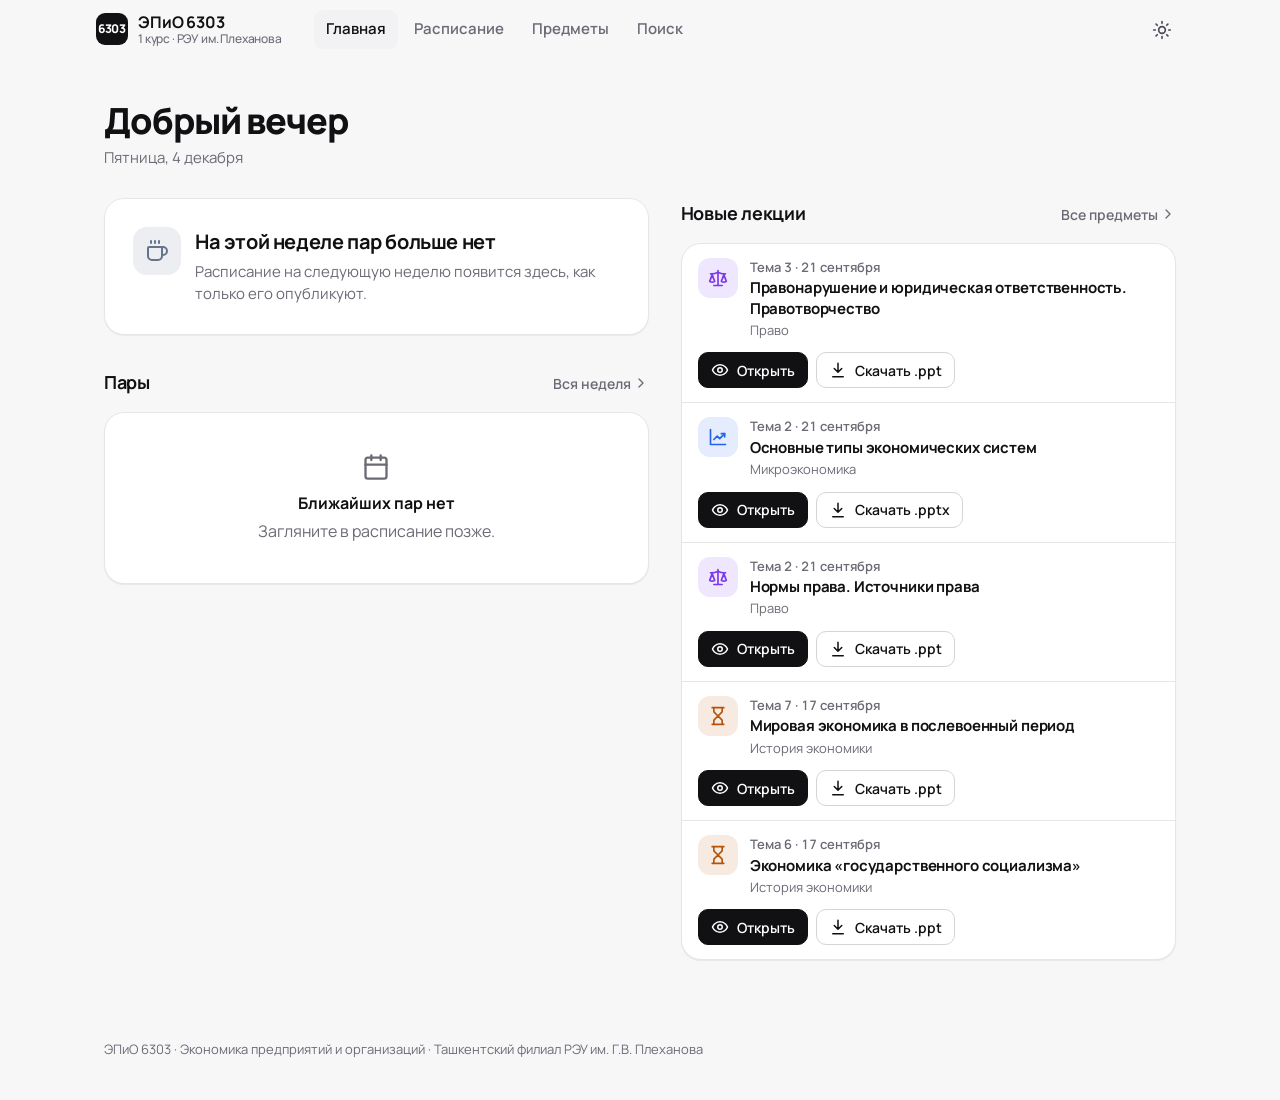
<file: index.html>
<!doctype html>
<html lang="ru">
<head>
  <meta charset="utf-8">
  <meta name="viewport" content="width=device-width, initial-scale=1, viewport-fit=cover">
  <title>ЭПиО 6303 — расписание и лекции</title>
  <meta name="description" content="Расписание и презентации лекций группы ЭПиО 6303, РЭУ им. Г.В. Плеханова, Ташкент.">
  <link rel="icon" href="assets/favicon.svg" type="image/svg+xml">
  <link rel="preconnect" href="https://fonts.googleapis.com">
  <link rel="preconnect" href="https://fonts.gstatic.com" crossorigin>
  <link rel="stylesheet" href="https://fonts.googleapis.com/css2?family=Manrope:wght@400;500;600;700;800&display=swap">
  <link rel="stylesheet" href="assets/styles.css">
  <script>try{var t=localStorage.getItem("theme")}catch(e){}document.documentElement.dataset.theme=t||(matchMedia("(prefers-color-scheme: dark)").matches?"dark":"light")</script>
</head>
<body>
  <main class="page">
    <div class="page-head fade-in">
      <h1 id="greeting">Привет!</h1>
      <p id="today-date"></p>
    </div>

    <div class="home-grid">
      <div>
        <section id="now" class="card now-card" aria-live="polite">
          <div class="skeleton" style="height:14px;width:40%"></div>
          <div class="skeleton" style="height:44px;width:60%;margin-top:18px"></div>
          <div class="skeleton" style="height:56px;margin-top:28px"></div>
        </section>

        <section class="section" id="upcoming-section">
          <div class="section-head">
            <h2 id="upcoming-title">Пары</h2>
            <a class="section-link" href="schedule.html">Вся неделя <svg class="icon icon-sm" viewBox="0 0 24 24" fill="none" stroke="currentColor" stroke-width="2" stroke-linecap="round" stroke-linejoin="round" aria-hidden="true"><path d="m9 18 6-6-6-6"/></svg></a>
          </div>
          <div id="upcoming" class="card list-card"></div>
        </section>
      </div>

      <div>
        <section class="section">
          <div class="section-head">
            <h2>Новые лекции</h2>
            <a class="section-link" href="subjects.html">Все предметы <svg class="icon icon-sm" viewBox="0 0 24 24" fill="none" stroke="currentColor" stroke-width="2" stroke-linecap="round" stroke-linejoin="round" aria-hidden="true"><path d="m9 18 6-6-6-6"/></svg></a>
          </div>
          <div id="latest" class="card list-card"></div>
        </section>
      </div>
    </div>
  </main>

  <footer class="footer" id="footer"></footer>

  <script src="assets/app.js"></script>
  <script src="assets/home.js"></script>
</body>
</html>
</file>
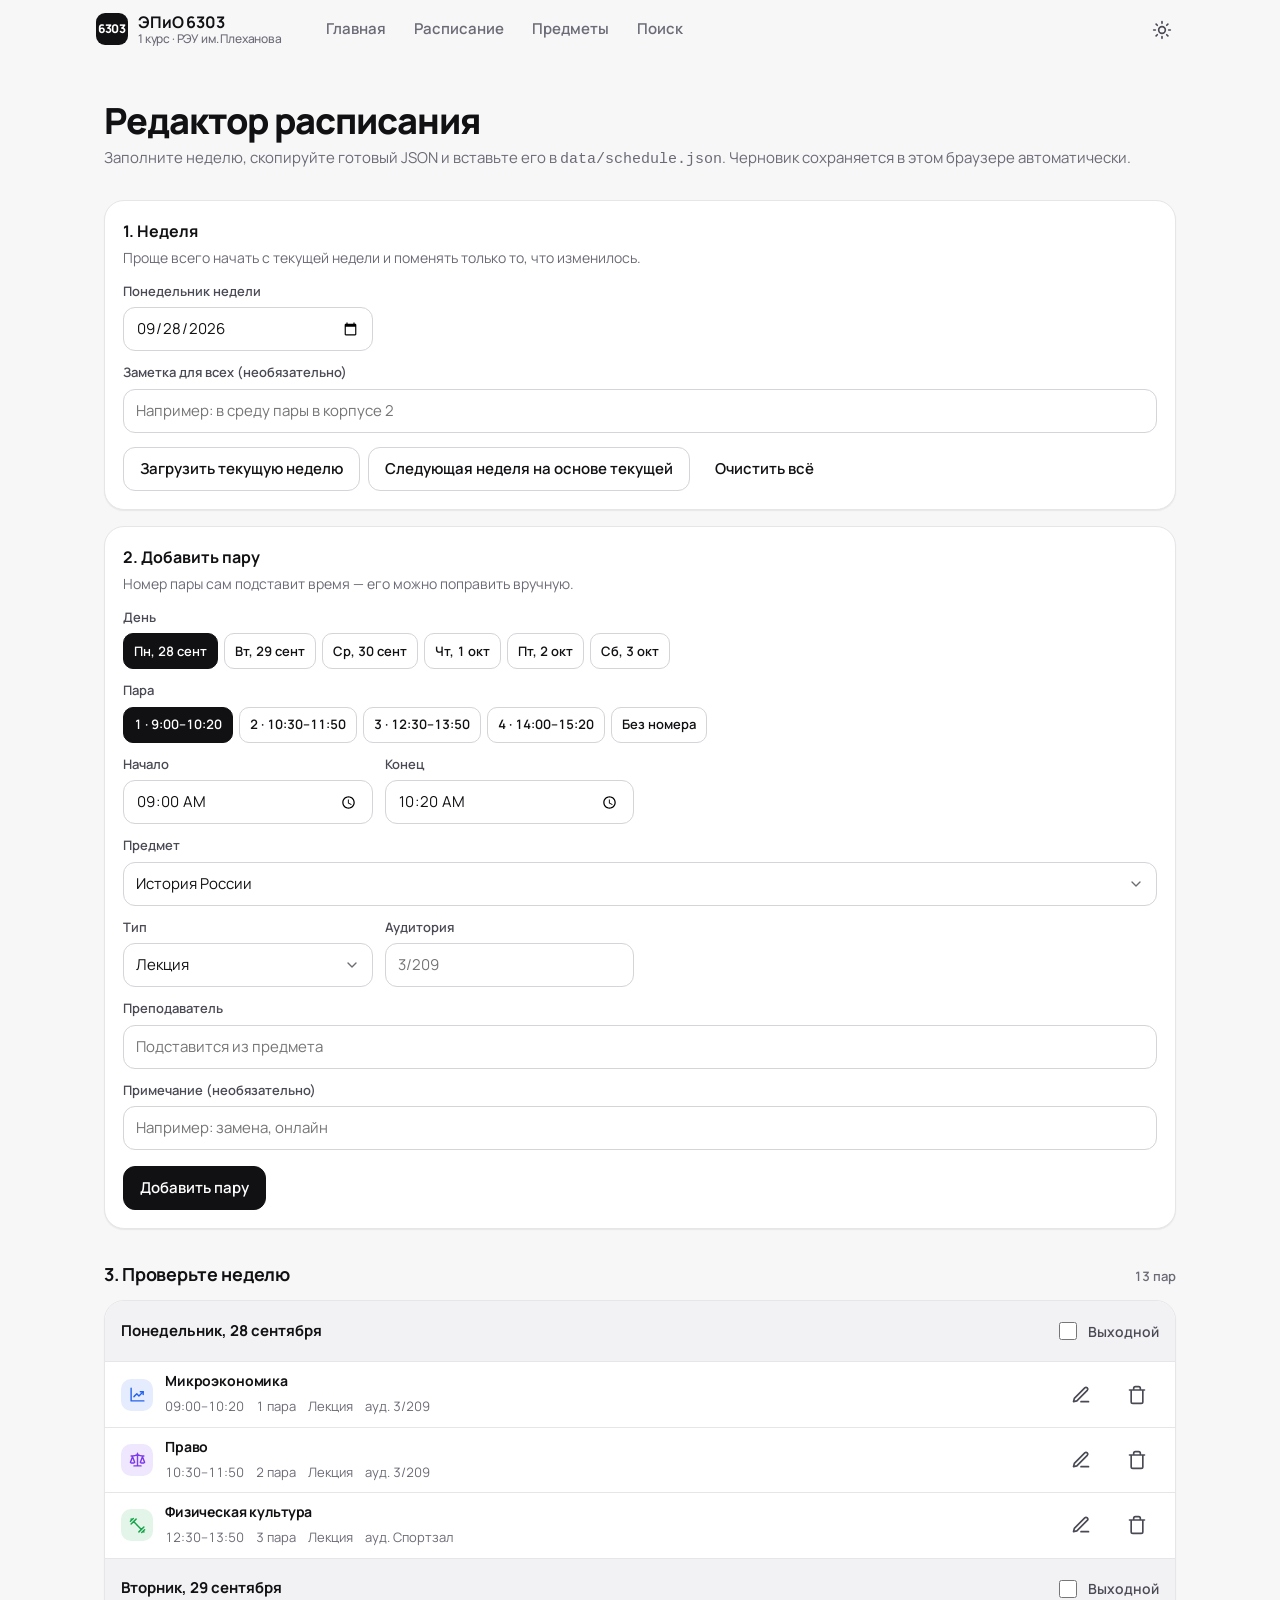
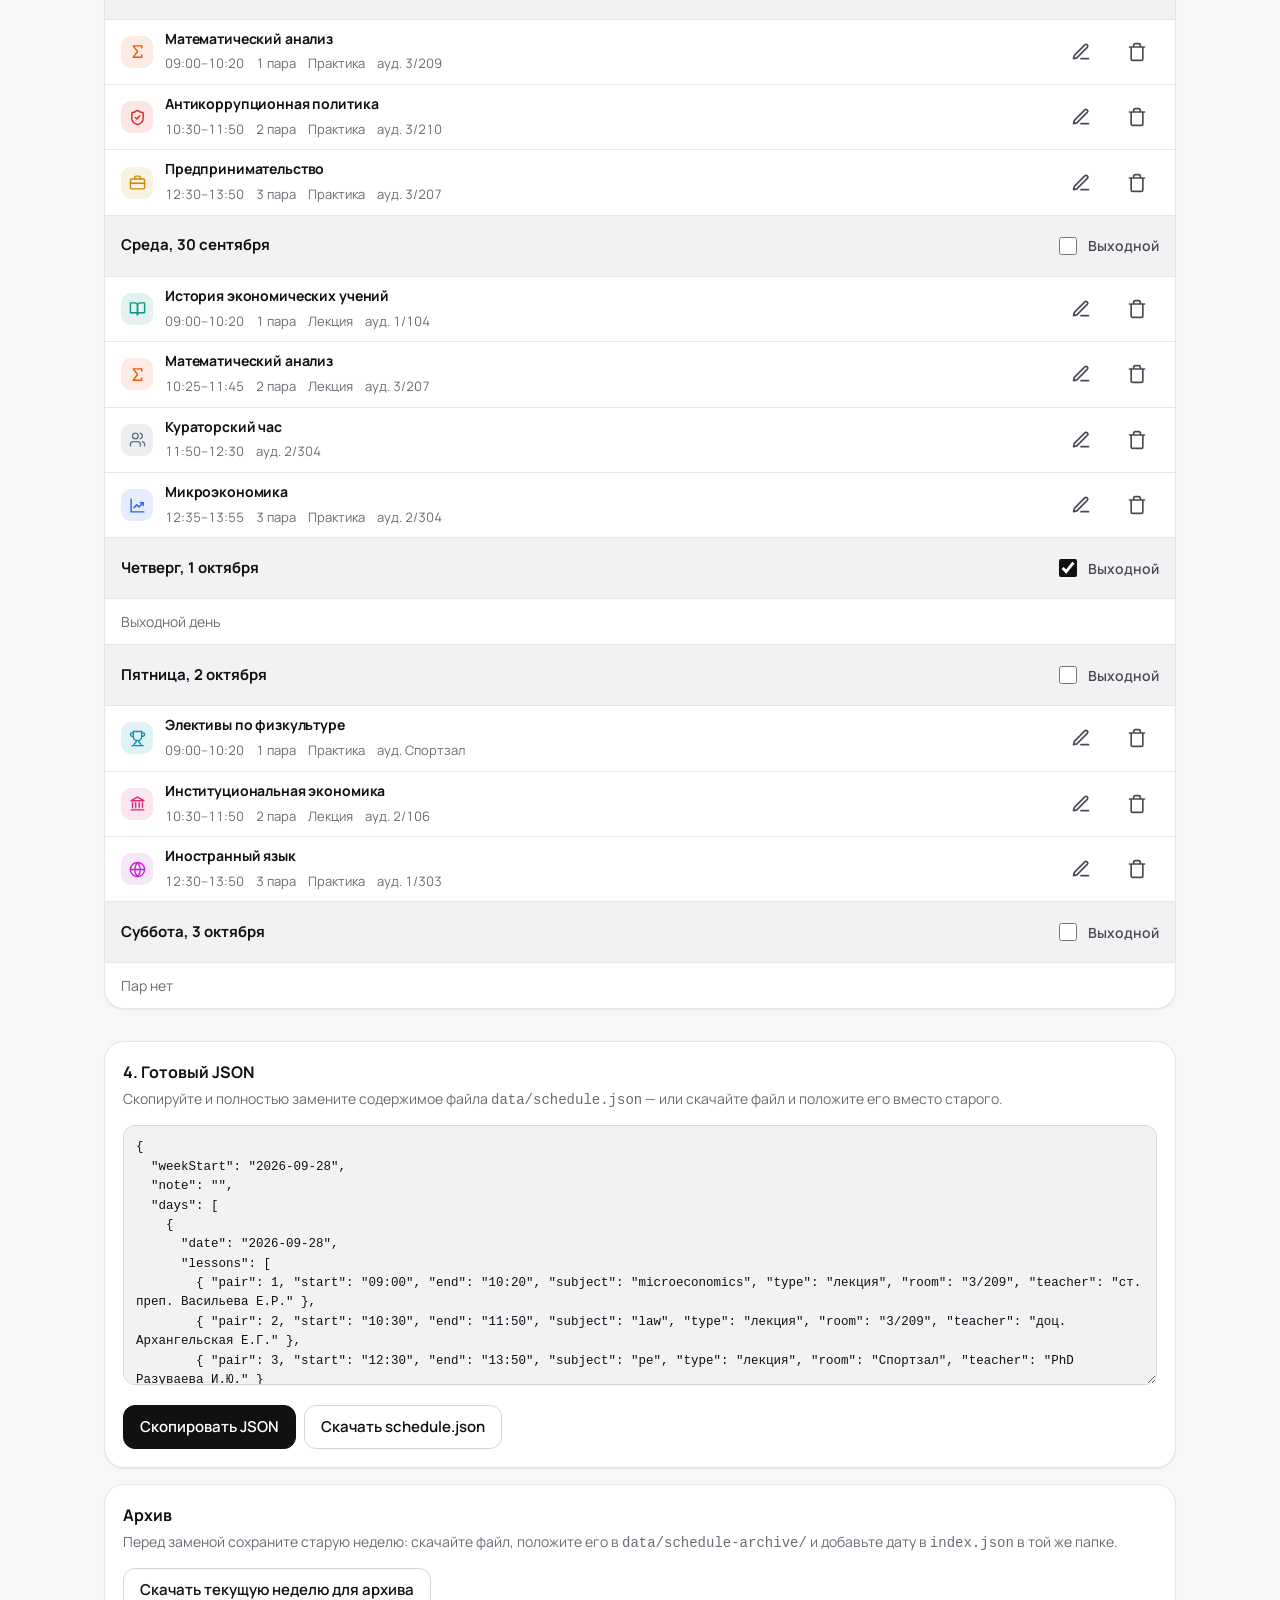
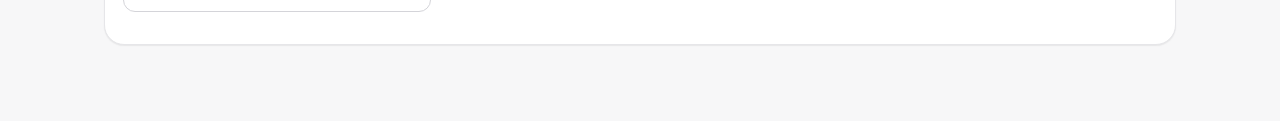
<file: admin.html>
<!doctype html>
<html lang="ru">
<head>
  <meta charset="utf-8">
  <meta name="viewport" content="width=device-width, initial-scale=1, viewport-fit=cover">
  <meta name="robots" content="noindex, nofollow">
  <title>Редактор расписания — ЭПиО 6303</title>
  <link rel="icon" href="assets/favicon.svg" type="image/svg+xml">
  <link rel="preconnect" href="https://fonts.googleapis.com">
  <link rel="preconnect" href="https://fonts.gstatic.com" crossorigin>
  <link rel="stylesheet" href="https://fonts.googleapis.com/css2?family=Manrope:wght@400;500;600;700;800&display=swap">
  <link rel="stylesheet" href="assets/styles.css">
  <script>try{var t=localStorage.getItem("theme")}catch(e){}document.documentElement.dataset.theme=t||(matchMedia("(prefers-color-scheme: dark)").matches?"dark":"light")</script>
</head>
<body>
  <main class="page">
    <div class="page-head fade-in">
      <h1>Редактор расписания</h1>
      <p>Заполните неделю, скопируйте готовый JSON и вставьте его в <code>data/schedule.json</code>. Черновик сохраняется в этом браузере автоматически.</p>
    </div>

    <section class="card admin-panel">
      <h2>1. Неделя</h2>
      <p>Проще всего начать с текущей недели и поменять только то, что изменилось.</p>
      <div class="form-grid">
        <div class="field">
          <label for="week-start">Понедельник недели</label>
          <input class="input" id="week-start" type="date">
        </div>
        <div class="field full">
          <label for="week-note">Заметка для всех (необязательно)</label>
          <input class="input" id="week-note" type="text" placeholder="Например: в среду пары в корпусе 2">
        </div>
      </div>
      <div class="row-actions">
        <button class="btn" type="button" id="load-current">Загрузить текущую неделю</button>
        <button class="btn" type="button" id="load-next">Следующая неделя на основе текущей</button>
        <button class="btn btn-ghost" type="button" id="clear-all">Очистить всё</button>
      </div>
    </section>

    <section class="card admin-panel" id="lesson-form-panel">
      <h2 id="form-title">2. Добавить пару</h2>
      <p>Номер пары сам подставит время — его можно поправить вручную.</p>
      <form id="lesson-form" class="form-grid" autocomplete="off">
        <div class="field full">
          <span class="label">День</span>
          <div class="pair-presets" id="day-picker" role="group" aria-label="День"></div>
        </div>
        <div class="field full">
          <span class="label">Пара</span>
          <div class="pair-presets" id="pair-picker" role="group" aria-label="Номер пары"></div>
        </div>
        <div class="field">
          <label for="f-start">Начало</label>
          <input class="input" id="f-start" type="time" required>
        </div>
        <div class="field">
          <label for="f-end">Конец</label>
          <input class="input" id="f-end" type="time" required>
        </div>
        <div class="field full" style="grid-column: 1 / -1">
          <label for="f-subject">Предмет</label>
          <select class="select" id="f-subject" required></select>
        </div>
        <div class="field">
          <label for="f-type">Тип</label>
          <select class="select" id="f-type">
            <option value="лекция">Лекция</option>
            <option value="практика">Практика</option>
            <option value="другое">Другое</option>
          </select>
        </div>
        <div class="field">
          <label for="f-room">Аудитория</label>
          <input class="input" id="f-room" type="text" list="rooms" placeholder="3/209">
          <datalist id="rooms"></datalist>
        </div>
        <div class="field full" style="grid-column: 1 / -1">
          <label for="f-teacher">Преподаватель</label>
          <input class="input" id="f-teacher" type="text" placeholder="Подставится из предмета">
        </div>
        <div class="field full" style="grid-column: 1 / -1">
          <label for="f-note">Примечание (необязательно)</label>
          <input class="input" id="f-note" type="text" placeholder="Например: замена, онлайн">
        </div>
        <div class="row-actions full" style="margin-top:4px">
          <button class="btn btn-primary" type="submit" id="submit-btn">Добавить пару</button>
          <button class="btn btn-ghost" type="button" id="cancel-edit" hidden>Отмена</button>
        </div>
      </form>
    </section>

    <section class="section">
      <div class="section-head"><h2>3. Проверьте неделю</h2><span class="subject-count" id="lesson-count"></span></div>
      <div id="week-preview" class="card list-card"></div>
    </section>

    <section class="card admin-panel section">
      <h2>4. Готовый JSON</h2>
      <p>Скопируйте и полностью замените содержимое файла <code>data/schedule.json</code> — или скачайте файл и положите его вместо старого.</p>
      <textarea class="textarea" id="output" readonly spellcheck="false" aria-label="Готовый JSON"></textarea>
      <div class="row-actions">
        <button class="btn btn-primary" type="button" id="copy">Скопировать JSON</button>
        <button class="btn" type="button" id="download">Скачать schedule.json</button>
      </div>
    </section>

    <section class="card admin-panel section">
      <h2>Архив</h2>
      <p>Перед заменой сохраните старую неделю: скачайте файл, положите его в <code>data/schedule-archive/</code> и добавьте дату в <code>index.json</code> в той же папке.</p>
      <div class="row-actions">
        <button class="btn" type="button" id="archive-download">Скачать текущую неделю для архива</button>
      </div>
      <p id="archive-hint" class="muted" style="margin-top:12px;font-size:14px"></p>
    </section>
  </main>

  <script src="assets/app.js"></script>
  <script src="assets/admin.js"></script>
</body>
</html>
</file>
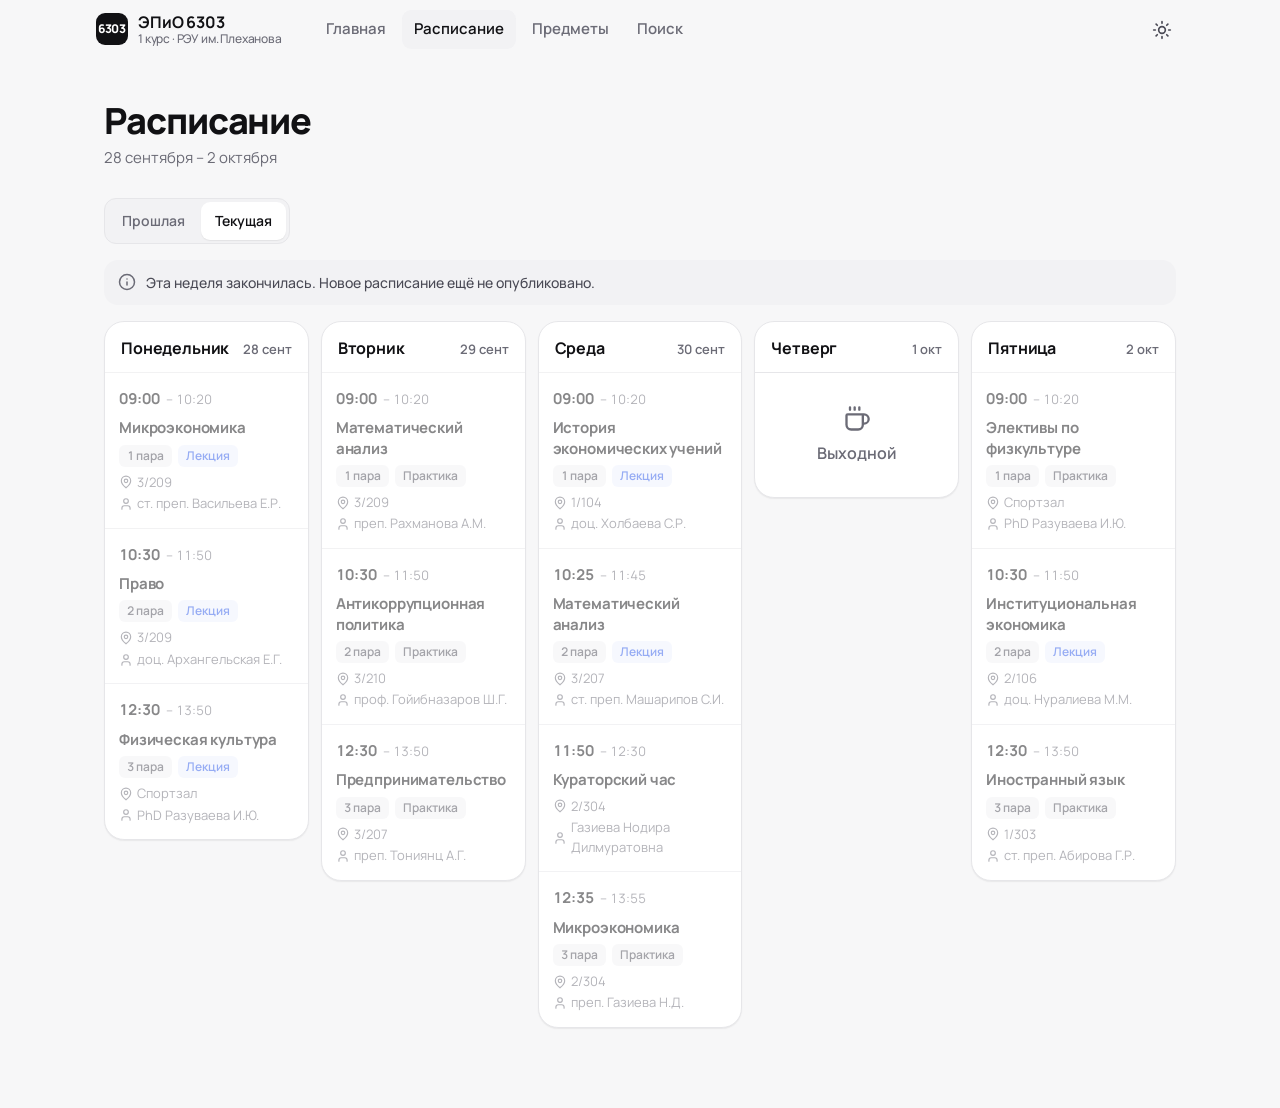
<file: schedule.html>
<!doctype html>
<html lang="ru">
<head>
  <meta charset="utf-8">
  <meta name="viewport" content="width=device-width, initial-scale=1, viewport-fit=cover">
  <title>Расписание — ЭПиО 6303</title>
  <link rel="icon" href="assets/favicon.svg" type="image/svg+xml">
  <link rel="preconnect" href="https://fonts.googleapis.com">
  <link rel="preconnect" href="https://fonts.gstatic.com" crossorigin>
  <link rel="stylesheet" href="https://fonts.googleapis.com/css2?family=Manrope:wght@400;500;600;700;800&display=swap">
  <link rel="stylesheet" href="assets/styles.css">
  <script>try{var t=localStorage.getItem("theme")}catch(e){}document.documentElement.dataset.theme=t||(matchMedia("(prefers-color-scheme: dark)").matches?"dark":"light")</script>
</head>
<body>
  <main class="page">
    <div class="page-head fade-in">
      <h1>Расписание</h1>
      <p id="week-range">&nbsp;</p>
    </div>

    <div class="toolbar">
      <div class="segmented" role="group" aria-label="Какую неделю показать">
        <button type="button" data-week="prev" aria-pressed="false">Прошлая</button>
        <button type="button" data-week="current" aria-pressed="true">Текущая</button>
      </div>
      <select id="archive-select" class="select" aria-label="Архив недель" hidden></select>
    </div>

    <div id="notice"></div>
    <div class="day-tabs" id="day-tabs" role="tablist" aria-label="Дни недели"></div>
    <div class="week" id="week"></div>
  </main>

  <script src="assets/app.js"></script>
  <script src="assets/schedule.js"></script>
</body>
</html>
</file>
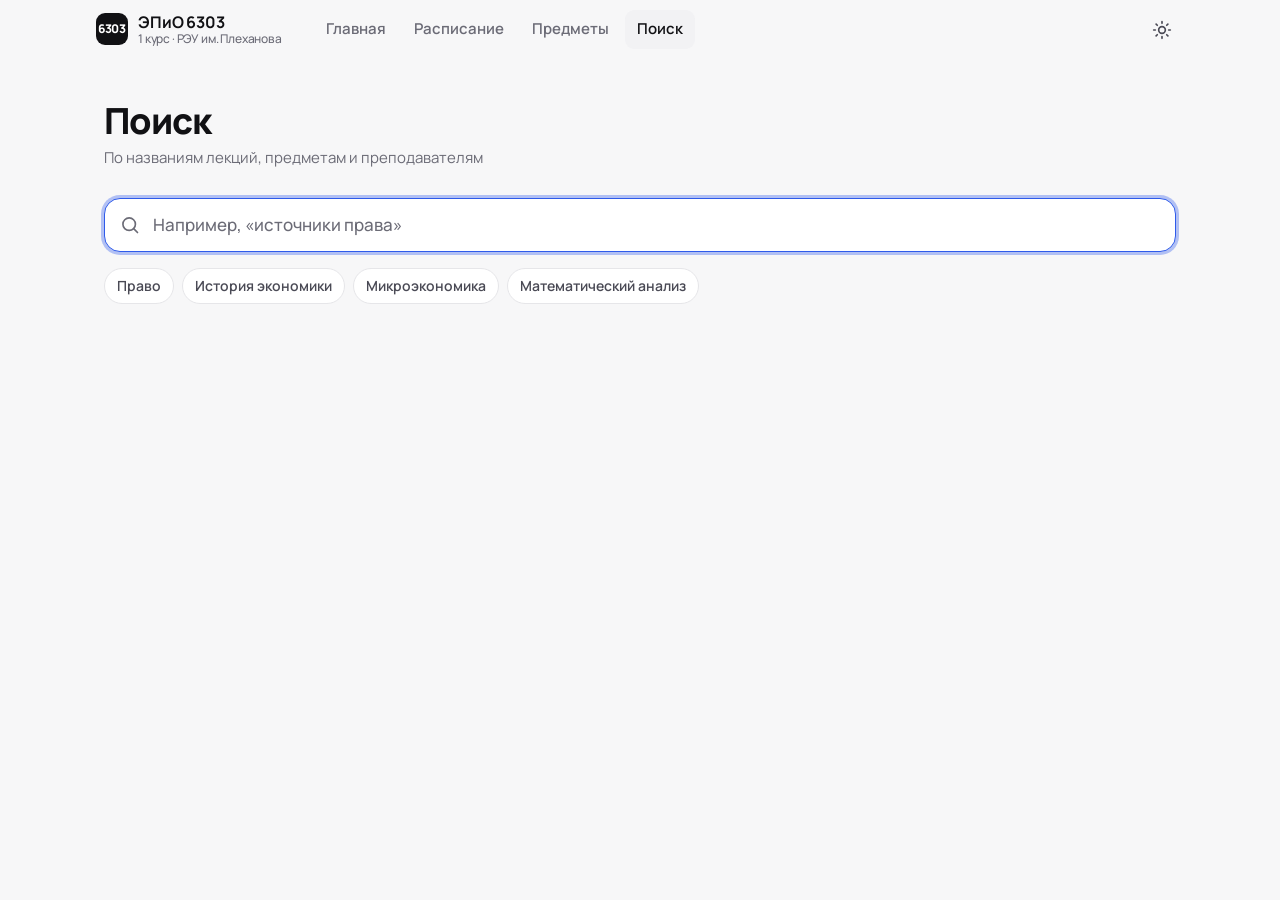
<file: search.html>
<!doctype html>
<html lang="ru">
<head>
  <meta charset="utf-8">
  <meta name="viewport" content="width=device-width, initial-scale=1, viewport-fit=cover">
  <title>Поиск — ЭПиО 6303</title>
  <link rel="icon" href="assets/favicon.svg" type="image/svg+xml">
  <link rel="preconnect" href="https://fonts.googleapis.com">
  <link rel="preconnect" href="https://fonts.gstatic.com" crossorigin>
  <link rel="stylesheet" href="https://fonts.googleapis.com/css2?family=Manrope:wght@400;500;600;700;800&display=swap">
  <link rel="stylesheet" href="assets/styles.css">
  <script>try{var t=localStorage.getItem("theme")}catch(e){}document.documentElement.dataset.theme=t||(matchMedia("(prefers-color-scheme: dark)").matches?"dark":"light")</script>
</head>
<body>
  <main class="page">
    <div class="page-head fade-in">
      <h1>Поиск</h1>
      <p>По названиям лекций, предметам и преподавателям</p>
    </div>

    <form class="search-box" role="search" onsubmit="return false">
      <label class="sr-only" for="q">Что ищем?</label>
      <svg class="icon" viewBox="0 0 24 24" fill="none" stroke="currentColor" stroke-width="2" stroke-linecap="round" stroke-linejoin="round" aria-hidden="true"><circle cx="11" cy="11" r="7.5"/><path d="m21 21-4.3-4.3"/></svg>
      <input class="search-input" id="q" type="search" placeholder="Например, «источники права»" autocomplete="off" enterkeyhint="search">
      <button class="icon-btn search-clear" id="clear" type="button" aria-label="Очистить" hidden>
        <svg class="icon" viewBox="0 0 24 24" fill="none" stroke="currentColor" stroke-width="2" stroke-linecap="round" stroke-linejoin="round" aria-hidden="true"><path d="M18 6 6 18M6 6l12 12"/></svg>
      </button>
    </form>

    <div id="hints" class="search-hints"></div>
    <div id="results" aria-live="polite"></div>
  </main>

  <script src="assets/app.js"></script>
  <script src="assets/search.js"></script>
</body>
</html>
</file>
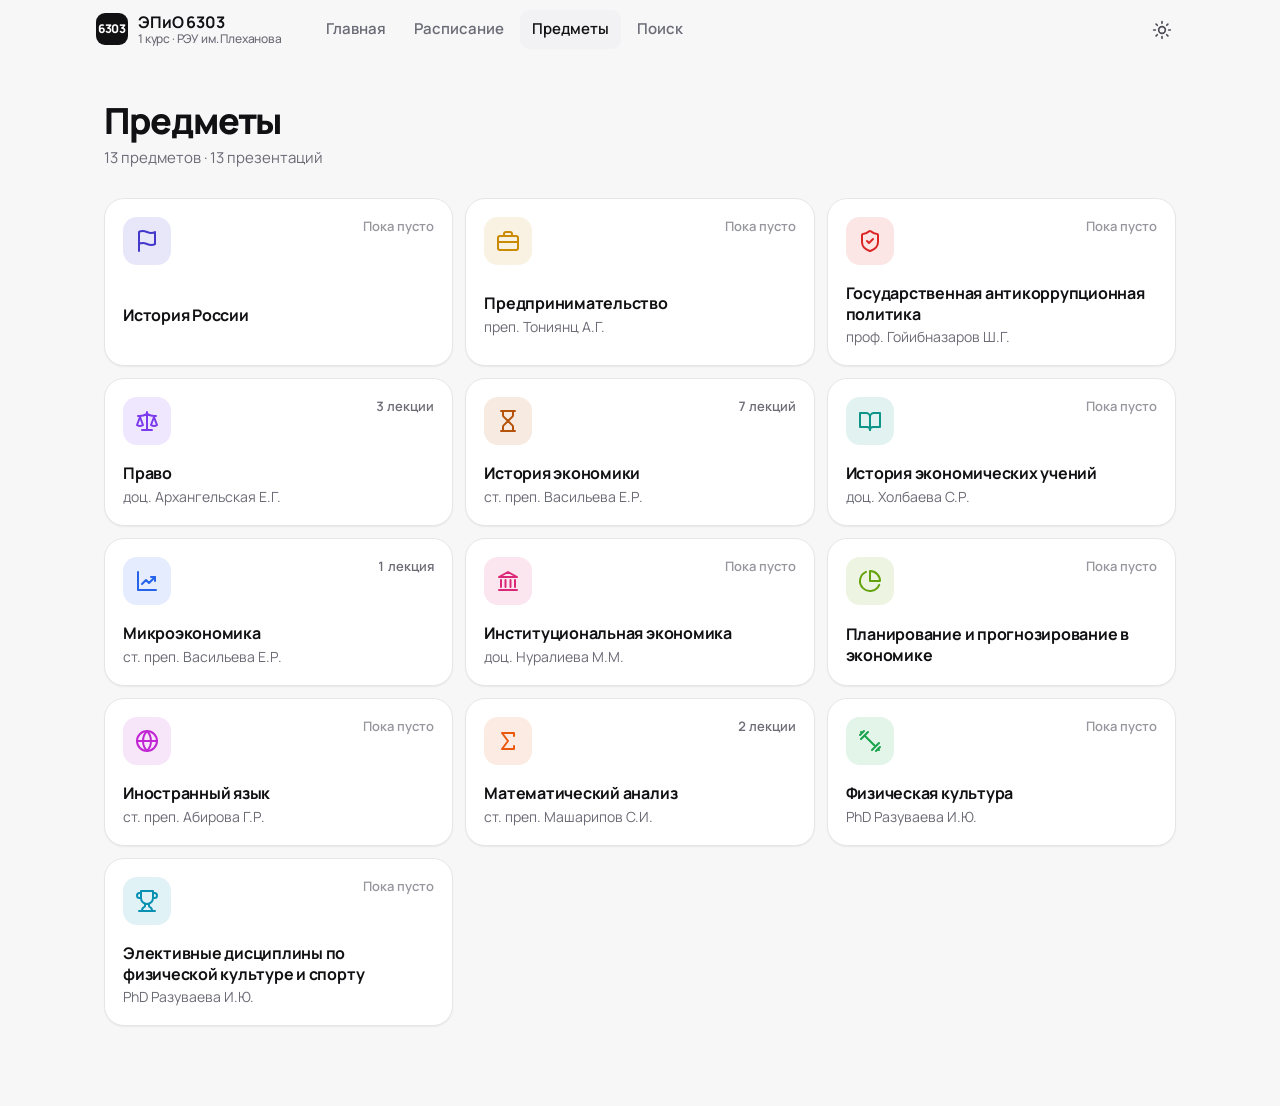
<file: subjects.html>
<!doctype html>
<html lang="ru">
<head>
  <meta charset="utf-8">
  <meta name="viewport" content="width=device-width, initial-scale=1, viewport-fit=cover">
  <title>Предметы — ЭПиО 6303</title>
  <link rel="icon" href="assets/favicon.svg" type="image/svg+xml">
  <link rel="preconnect" href="https://fonts.googleapis.com">
  <link rel="preconnect" href="https://fonts.gstatic.com" crossorigin>
  <link rel="stylesheet" href="https://fonts.googleapis.com/css2?family=Manrope:wght@400;500;600;700;800&display=swap">
  <link rel="stylesheet" href="assets/styles.css">
  <script>try{var t=localStorage.getItem("theme")}catch(e){}document.documentElement.dataset.theme=t||(matchMedia("(prefers-color-scheme: dark)").matches?"dark":"light")</script>
</head>
<body>
  <main class="page" id="root">
    <div class="page-head">
      <h1>Предметы</h1>
      <p>&nbsp;</p>
    </div>
  </main>

  <script src="assets/app.js"></script>
  <script src="assets/subjects.js"></script>
</body>
</html>
</file>
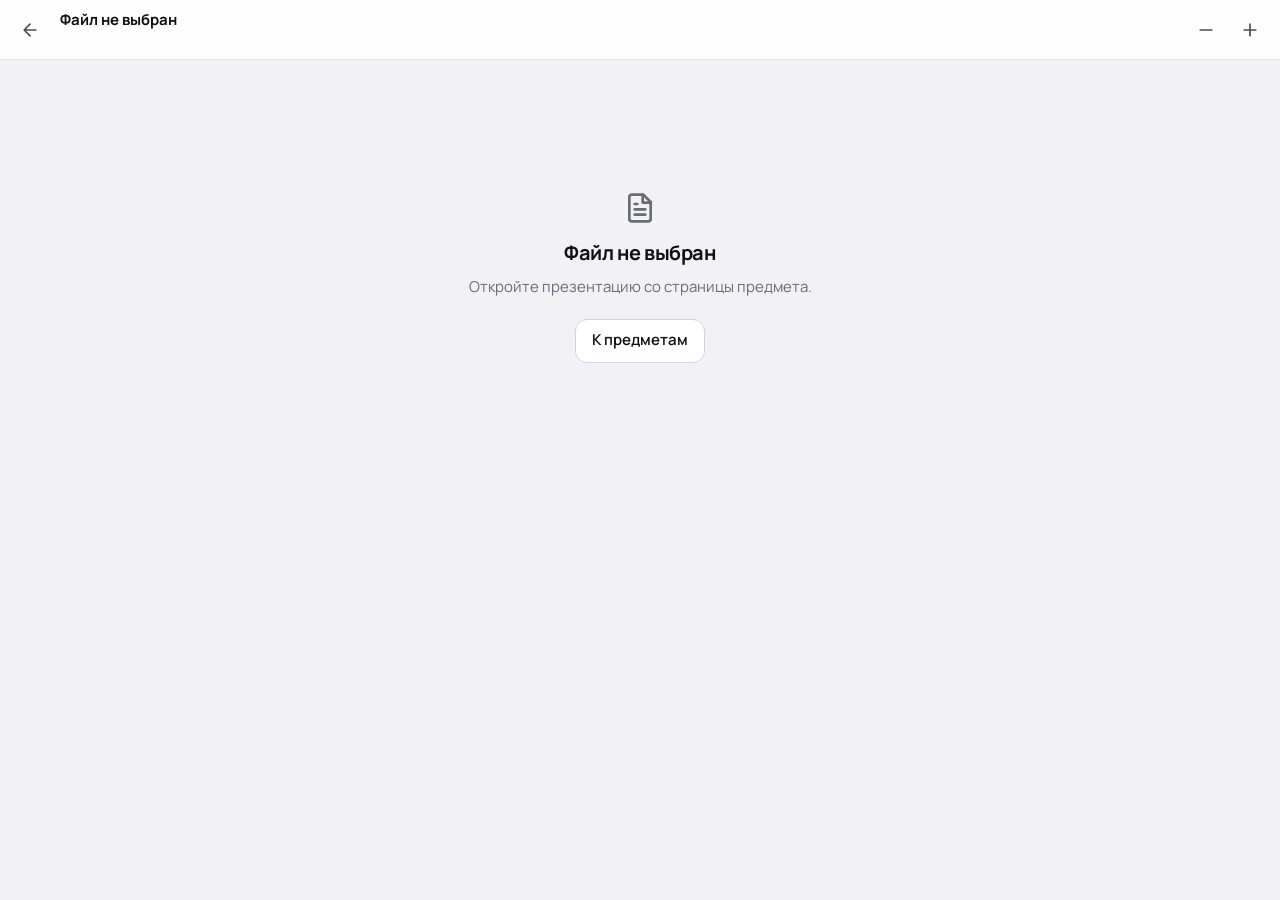
<file: viewer.html>
<!doctype html>
<html lang="ru">
<head>
  <meta charset="utf-8">
  <meta name="viewport" content="width=device-width, initial-scale=1, viewport-fit=cover">
  <title>Презентация — ЭПиО 6303</title>
  <link rel="icon" href="assets/favicon.svg" type="image/svg+xml">
  <link rel="preconnect" href="https://fonts.googleapis.com">
  <link rel="preconnect" href="https://fonts.gstatic.com" crossorigin>
  <link rel="preconnect" href="https://cdn.jsdelivr.net" crossorigin>
  <link rel="stylesheet" href="https://fonts.googleapis.com/css2?family=Manrope:wght@400;500;600;700;800&display=swap">
  <link rel="stylesheet" href="assets/styles.css">
  <script>try{var t=localStorage.getItem("theme")}catch(e){}document.documentElement.dataset.theme=t||(matchMedia("(prefers-color-scheme: dark)").matches?"dark":"light")</script>
</head>
<body class="viewer-body">
  <header class="viewer-bar">
    <a class="icon-btn" id="back" href="subjects.html" aria-label="Назад">
      <svg class="icon" viewBox="0 0 24 24" fill="none" stroke="currentColor" stroke-width="2" stroke-linecap="round" stroke-linejoin="round" aria-hidden="true"><path d="m12 19-7-7 7-7M19 12H5"/></svg>
    </a>
    <div class="viewer-title">
      <b id="title">Загрузка…</b>
      <span id="subtitle">&nbsp;</span>
    </div>
    <div class="viewer-tools">
      <span class="viewer-page" id="page-info"></span>
      <div class="viewer-zoom">
        <button class="icon-btn" id="zoom-out" type="button" aria-label="Уменьшить">
          <svg class="icon" viewBox="0 0 24 24" fill="none" stroke="currentColor" stroke-width="2" stroke-linecap="round" stroke-linejoin="round" aria-hidden="true"><path d="M5 12h14"/></svg>
        </button>
        <button class="icon-btn" id="zoom-in" type="button" aria-label="Увеличить">
          <svg class="icon" viewBox="0 0 24 24" fill="none" stroke="currentColor" stroke-width="2" stroke-linecap="round" stroke-linejoin="round" aria-hidden="true"><path d="M5 12h14M12 5v14"/></svg>
        </button>
      </div>
      <a class="icon-btn" id="download" href="#" download aria-label="Скачать оригинал" title="Скачать оригинал" hidden>
        <svg class="icon" viewBox="0 0 24 24" fill="none" stroke="currentColor" stroke-width="2" stroke-linecap="round" stroke-linejoin="round" aria-hidden="true"><path d="M12 3v12M7 10l5 5 5-5M5 21h14"/></svg>
      </a>
    </div>
  </header>

  <div id="pages" class="pages" aria-label="Страницы презентации"></div>
  <a class="btn btn-primary viewer-fab" id="fab" href="#" download hidden></a>

  <script src="assets/app.js"></script>
  <script type="module" src="assets/viewer.js?v=4"></script>
</body>
</html>
</file>
<file: assets/styles.css>
/* ==========================================================================
   ЭПиО 6303 — стили сайта
   Цвета задаются переменными ниже: светлая тема, тёмная тема.
   ========================================================================== */

:root {
  --bg: #f7f7f8;
  --surface: #ffffff;
  --surface-2: #f2f2f4;
  --border: #e6e6e9;
  --border-strong: #d4d4d9;
  --text: #111114;
  --text-2: #4a4a55;
  --muted: #6b6b76;
  --primary: #111114;
  --primary-text: #ffffff;
  --accent: #2f5bea;
  --accent-soft: #eef2fe;
  --success: #15803d;
  --shadow-sm: 0 1px 2px rgba(17, 17, 20, 0.04), 0 1px 1px rgba(17, 17, 20, 0.03);
  --shadow: 0 1px 2px rgba(17, 17, 20, 0.04), 0 4px 16px -4px rgba(17, 17, 20, 0.08);
  --shadow-lg: 0 2px 4px rgba(17, 17, 20, 0.04), 0 16px 40px -12px rgba(17, 17, 20, 0.16);
  --focus: 0 0 0 3px color-mix(in srgb, var(--accent) 35%, transparent);

  --radius-sm: 10px;
  --radius: 14px;
  --radius-lg: 20px;

  --font: "Manrope", system-ui, -apple-system, "Segoe UI", Roboto, sans-serif;
  --header-h: 60px;
  --tabbar-h: 64px;
  --maxw: 1120px;
  --ease: cubic-bezier(0.2, 0.7, 0.2, 1);
  color-scheme: light;
}

:root[data-theme="dark"] {
  --bg: #0b0b0d;
  --surface: #141417;
  --surface-2: #1b1b1f;
  --border: #25252b;
  --border-strong: #33333a;
  --text: #ededf0;
  --text-2: #c2c2ca;
  --muted: #9a9aa5;
  --primary: #ededf0;
  --primary-text: #0b0b0d;
  --accent: #7c9bff;
  --accent-soft: #161d33;
  --success: #4ade80;
  --shadow-sm: 0 1px 2px rgba(0, 0, 0, 0.4);
  --shadow: 0 1px 2px rgba(0, 0, 0, 0.4), 0 8px 24px -8px rgba(0, 0, 0, 0.5);
  --shadow-lg: 0 2px 4px rgba(0, 0, 0, 0.4), 0 20px 48px -12px rgba(0, 0, 0, 0.7);
  color-scheme: dark;
}

/* ---------- База ---------- */

*,
*::before,
*::after { box-sizing: border-box; }

[hidden] { display: none !important; }

html { -webkit-text-size-adjust: 100%; }

body {
  margin: 0;
  background: var(--bg);
  color: var(--text);
  font-family: var(--font);
  font-size: 16px;
  line-height: 1.5;
  -webkit-font-smoothing: antialiased;
  -moz-osx-font-smoothing: grayscale;
  font-feature-settings: "cv11", "ss01";
  padding-bottom: calc(var(--tabbar-h) + env(safe-area-inset-bottom));
  transition: background-color 0.2s var(--ease), color 0.2s var(--ease);
}

@media (min-width: 900px) {
  body { padding-bottom: 0; }
}

a { color: inherit; text-decoration: none; }
button, input, select, textarea { font: inherit; color: inherit; }
button { cursor: pointer; }
img, svg { display: block; }
h1, h2, h3, p { margin: 0; }

:focus-visible { outline: none; box-shadow: var(--focus); border-radius: 8px; }

.icon { width: 20px; height: 20px; flex: none; }
.icon-sm { width: 16px; height: 16px; }
.tnum { font-variant-numeric: tabular-nums; }
.muted { color: var(--muted); }
.sr-only {
  position: absolute; width: 1px; height: 1px; padding: 0; margin: -1px;
  overflow: hidden; clip: rect(0, 0, 0, 0); white-space: nowrap; border: 0;
}

/* ---------- Шапка ---------- */

.header {
  position: sticky;
  top: 0;
  z-index: 20;
  height: var(--header-h);
  background: color-mix(in srgb, var(--bg) 82%, transparent);
  backdrop-filter: saturate(180%) blur(14px);
  -webkit-backdrop-filter: saturate(180%) blur(14px);
  border-bottom: 1px solid transparent;
  transition: border-color 0.2s var(--ease);
}
.header.is-scrolled { border-bottom-color: var(--border); }

.header-inner {
  max-width: var(--maxw);
  height: 100%;
  margin: 0 auto;
  padding: 0 16px;
  display: flex;
  align-items: center;
  gap: 24px;
}

.brand { display: flex; align-items: center; gap: 10px; font-weight: 700; letter-spacing: -0.01em; }
.brand-mark {
  width: 32px; height: 32px; border-radius: 9px;
  display: grid; place-items: center;
  background: var(--primary); color: var(--primary-text);
  font-size: 12px; font-weight: 800; letter-spacing: -0.02em;
}
.brand-sub { display: block; font-size: 12px; font-weight: 500; color: var(--muted); line-height: 1.2; }
.brand-name { display: block; line-height: 1.2; }

.nav-desktop { display: none; gap: 4px; margin-left: 8px; }
.nav-desktop a {
  padding: 8px 12px; border-radius: 9px; color: var(--muted); font-weight: 600; font-size: 15px;
  transition: color 0.15s var(--ease), background-color 0.15s var(--ease);
}
.nav-desktop a:hover { color: var(--text); background: var(--surface-2); }
.nav-desktop a[aria-current="page"] { color: var(--text); background: var(--surface-2); }

.header-actions { margin-left: auto; display: flex; gap: 4px; }

.icon-btn {
  width: 44px; height: 44px; border-radius: 12px;
  display: grid; place-items: center;
  border: 0; background: transparent; color: var(--text-2);
  transition: background-color 0.15s var(--ease), color 0.15s var(--ease), transform 0.1s var(--ease);
}
.icon-btn:hover { background: var(--surface-2); color: var(--text); }
.icon-btn:active { transform: scale(0.94); }

.theme-toggle .icon-moon { display: none; }
:root[data-theme="dark"] .theme-toggle .icon-sun { display: none; }
:root[data-theme="dark"] .theme-toggle .icon-moon { display: block; }

@media (min-width: 900px) {
  .nav-desktop { display: flex; }
}

/* ---------- Нижнее меню (телефон) ---------- */

.tabbar {
  position: fixed;
  left: 0; right: 0; bottom: 0;
  z-index: 30;
  display: grid;
  grid-template-columns: repeat(4, 1fr);
  height: calc(var(--tabbar-h) + env(safe-area-inset-bottom));
  padding-bottom: env(safe-area-inset-bottom);
  background: color-mix(in srgb, var(--surface) 88%, transparent);
  backdrop-filter: saturate(180%) blur(16px);
  -webkit-backdrop-filter: saturate(180%) blur(16px);
  border-top: 1px solid var(--border);
}
.tabbar a {
  display: flex; flex-direction: column; align-items: center; justify-content: center; gap: 3px;
  font-size: 11px; font-weight: 600; color: var(--muted);
  -webkit-tap-highlight-color: transparent;
  transition: color 0.15s var(--ease);
}
.tabbar a .icon { width: 22px; height: 22px; transition: transform 0.2s var(--ease); }
.tabbar a:active .icon { transform: scale(0.88); }
.tabbar a[aria-current="page"] { color: var(--text); }

@media (min-width: 900px) {
  .tabbar { display: none; }
}

/* ---------- Раскладка ---------- */

.page {
  max-width: var(--maxw);
  margin: 0 auto;
  padding: 20px 16px 48px;
}
@media (min-width: 900px) {
  .page { padding: 40px 24px 80px; }
}

.page-head { margin-bottom: 20px; }
.page-head h1 { font-size: 28px; line-height: 1.15; font-weight: 800; letter-spacing: -0.03em; }
.page-head p { margin-top: 6px; color: var(--muted); font-size: 15px; }
@media (min-width: 900px) {
  .page-head { margin-bottom: 28px; }
  .page-head h1 { font-size: 36px; }
}

.section { margin-top: 32px; }
.section-head {
  display: flex; align-items: baseline; justify-content: space-between; gap: 12px;
  margin-bottom: 12px;
}
.section-head h2 { font-size: 18px; font-weight: 700; letter-spacing: -0.015em; }
.section-link {
  display: inline-flex; align-items: center; gap: 2px;
  font-size: 14px; font-weight: 600; color: var(--muted);
  padding: 6px 0;
}
.section-link:hover { color: var(--text); }

.home-grid { display: grid; gap: 0; }
@media (min-width: 900px) {
  .home-grid { grid-template-columns: minmax(0, 1.1fr) minmax(0, 1fr); gap: 32px; align-items: start; }
  .home-grid .section:first-child { margin-top: 0; }
  .home-grid > div > .section:first-child { margin-top: 0; }
}

/* ---------- Карточки ---------- */

.card {
  background: var(--surface);
  border: 1px solid var(--border);
  border-radius: var(--radius-lg);
  box-shadow: var(--shadow-sm);
}

.list-card { overflow: hidden; }
.list-card > * + * { border-top: 1px solid var(--border); }

/* Иконка предмета — единый маркер цвета во всём сайте */
.chip {
  --c: #64748b;
  width: 40px; height: 40px; flex: none;
  border-radius: 12px;
  display: grid; place-items: center;
  color: var(--c);
  background: color-mix(in srgb, var(--c) 12%, var(--surface));
}
.chip .icon { width: 20px; height: 20px; }
.chip-lg { width: 48px; height: 48px; border-radius: 14px; }
.chip-lg .icon { width: 24px; height: 24px; }
.chip-sm { width: 32px; height: 32px; border-radius: 10px; }
.chip-sm .icon { width: 17px; height: 17px; }
:root[data-theme="dark"] .chip {
  color: color-mix(in srgb, var(--c) 70%, white);
  background: color-mix(in srgb, var(--c) 20%, var(--surface));
}

.tag {
  display: inline-flex; align-items: center; gap: 4px;
  height: 22px; padding: 0 8px;
  border-radius: 6px;
  font-size: 12px; font-weight: 600;
  background: var(--surface-2); color: var(--text-2);
  white-space: nowrap;
}
.tag-lecture { background: var(--accent-soft); color: var(--accent); }
.tag-live { background: color-mix(in srgb, var(--success) 14%, transparent); color: var(--success); }
.tag-live::before {
  content: ""; width: 6px; height: 6px; border-radius: 50%; background: currentColor;
  animation: pulse 1.6s var(--ease) infinite;
}
@keyframes pulse { 0%, 100% { opacity: 1; } 50% { opacity: 0.3; } }

/* ---------- Кнопки ---------- */

.btn {
  display: inline-flex; align-items: center; justify-content: center; gap: 8px;
  min-height: 44px; padding: 0 16px;
  border-radius: 12px; border: 1px solid var(--border-strong);
  background: var(--surface); color: var(--text);
  font-size: 15px; font-weight: 600; white-space: nowrap;
  transition: background-color 0.15s var(--ease), border-color 0.15s var(--ease), transform 0.1s var(--ease), opacity 0.15s;
  -webkit-tap-highlight-color: transparent;
}
.btn:hover { background: var(--surface-2); }
.btn:active { transform: scale(0.97); }
.btn .icon { width: 18px; height: 18px; }
.btn-primary { background: var(--primary); color: var(--primary-text); border-color: var(--primary); }
.btn-primary:hover { background: var(--primary); opacity: 0.88; }
.btn-ghost { border-color: transparent; background: transparent; }
.btn-sm { min-height: 36px; padding: 0 12px; font-size: 14px; border-radius: 10px; }
.btn[disabled] { opacity: 0.5; pointer-events: none; }

/* ---------- Блок «Сегодня» ---------- */

.now-card { padding: 20px; position: relative; overflow: hidden; }
@media (min-width: 900px) { .now-card { padding: 28px; } }

.now-eyebrow {
  display: flex; align-items: center; gap: 8px; flex-wrap: wrap;
  font-size: 13px; font-weight: 600; color: var(--muted);
}
.now-countdown {
  margin-top: 16px;
  font-size: 44px; line-height: 1; font-weight: 800; letter-spacing: -0.04em;
  font-variant-numeric: tabular-nums;
}
.now-countdown small { font-size: 0.5em; font-weight: 700; letter-spacing: -0.02em; color: var(--muted); margin-left: 2px; margin-right: 6px; }
.now-countdown small:last-child { margin-right: 0; }
.now-label { margin-top: 6px; font-size: 14px; color: var(--muted); font-weight: 500; }
@media (min-width: 900px) { .now-countdown { font-size: 56px; } }

.now-lesson {
  display: flex; gap: 14px; align-items: flex-start;
  margin-top: 22px; padding-top: 20px; border-top: 1px solid var(--border);
}
.now-lesson-title { font-size: 18px; font-weight: 700; letter-spacing: -0.015em; line-height: 1.3; }
.now-lesson-meta {
  display: flex; flex-wrap: wrap; gap: 4px 14px; margin-top: 6px;
  font-size: 14px; color: var(--text-2);
}
.now-lesson-meta span { display: inline-flex; align-items: center; gap: 5px; }
.now-lesson-meta .icon { width: 15px; height: 15px; color: var(--muted); }

.progress {
  height: 6px; border-radius: 99px; background: var(--surface-2); overflow: hidden; margin-top: 18px;
}
.progress > div {
  height: 100%; border-radius: inherit; background: var(--success);
  transition: width 1s linear;
}

.now-empty { display: flex; gap: 14px; align-items: flex-start; }
.now-empty h2 { font-size: 20px; font-weight: 700; letter-spacing: -0.02em; }
.now-empty p { color: var(--muted); margin-top: 4px; font-size: 15px; }

/* ---------- Строка пары ---------- */

.lesson {
  display: grid;
  grid-template-columns: 56px minmax(0, 1fr);
  gap: 14px;
  padding: 14px 16px;
  align-items: start;
  transition: background-color 0.2s var(--ease), opacity 0.2s var(--ease);
}
.lesson-time { font-variant-numeric: tabular-nums; padding-top: 1px; }
.lesson-time b { display: block; font-size: 15px; font-weight: 700; }
.lesson-time span { display: block; font-size: 13px; color: var(--muted); }
.lesson-body { display: flex; gap: 12px; align-items: flex-start; min-width: 0; }
.lesson-main { min-width: 0; flex: 1; }
.lesson-title { font-weight: 700; font-size: 15px; line-height: 1.35; letter-spacing: -0.01em; }
.lesson-tags { display: flex; flex-wrap: wrap; gap: 6px; margin-top: 6px; }
.lesson-meta { margin-top: 6px; font-size: 13px; color: var(--muted); display: flex; flex-wrap: wrap; gap: 2px 12px; }
.lesson-meta span { display: inline-flex; align-items: center; gap: 4px; }
.lesson-meta .icon { width: 14px; height: 14px; }
.lesson.is-past { opacity: 0.5; }
.lesson.is-now { background: color-mix(in srgb, var(--success) 6%, var(--surface)); }

.day-off {
  display: flex; flex-direction: column; align-items: center; justify-content: center; gap: 8px;
  padding: 32px 16px; text-align: center; color: var(--muted); font-weight: 600;
}
.day-off .icon { width: 28px; height: 28px; }

/* ---------- Строка лекции ---------- */

.lecture {
  display: flex; flex-wrap: wrap; align-items: center; gap: 12px 14px;
  padding: 14px 16px;
}
.lecture-info { display: flex; gap: 12px; align-items: flex-start; flex: 1 1 260px; min-width: 0; }
.lecture-text { min-width: 0; }
.lecture-kicker { font-size: 13px; color: var(--muted); font-weight: 600; font-variant-numeric: tabular-nums; }
.lecture-title { font-weight: 700; font-size: 15px; line-height: 1.35; letter-spacing: -0.01em; margin-top: 1px; }
.lecture-sub { font-size: 13px; color: var(--muted); margin-top: 2px; }
.lecture-actions { display: flex; gap: 8px; width: 100%; }
.lecture-actions .btn { flex: 1; }
@media (min-width: 640px) {
  .lecture-actions { width: auto; }
  .lecture-actions .btn { flex: none; }
}
.lecture mark, .result mark {
  background: color-mix(in srgb, var(--accent) 18%, transparent);
  color: inherit; border-radius: 3px; padding: 0 1px;
}

/* ---------- Расписание ---------- */

.toolbar {
  display: flex; flex-wrap: wrap; gap: 12px; align-items: center; justify-content: space-between;
  margin-bottom: 16px;
}

.segmented {
  display: inline-flex; padding: 3px; gap: 2px;
  background: var(--surface-2); border: 1px solid var(--border); border-radius: 12px;
}
.segmented button {
  min-height: 38px; padding: 0 14px; border: 0; border-radius: 9px;
  background: transparent; color: var(--muted); font-weight: 600; font-size: 14px;
  transition: background-color 0.15s var(--ease), color 0.15s var(--ease), box-shadow 0.15s;
}
.segmented button[aria-pressed="true"] { background: var(--surface); color: var(--text); box-shadow: var(--shadow-sm); }
.segmented button[disabled] { opacity: 0.4; cursor: default; }

.select {
  min-height: 44px; padding: 0 36px 0 12px; border-radius: 12px;
  border: 1px solid var(--border-strong); background: var(--surface);
  appearance: none; -webkit-appearance: none;
  background-image: url("data:image/svg+xml,%3Csvg xmlns='http://www.w3.org/2000/svg' width='16' height='16' viewBox='0 0 24 24' fill='none' stroke='%236b6b76' stroke-width='2' stroke-linecap='round' stroke-linejoin='round'%3E%3Cpath d='m6 9 6 6 6-6'/%3E%3C/svg%3E");
  background-repeat: no-repeat; background-position: right 12px center;
  font-size: 15px;
}

.day-tabs {
  display: flex; gap: 6px; overflow-x: auto; scrollbar-width: none;
  margin: 0 -16px 12px; padding: 2px 16px;
  scroll-snap-type: x proximity;
}
.day-tabs::-webkit-scrollbar { display: none; }
.day-tab {
  flex: 1 0 auto; min-width: 56px; min-height: 58px;
  display: flex; flex-direction: column; align-items: center; justify-content: center; gap: 1px;
  border: 1px solid var(--border); border-radius: 14px;
  background: var(--surface); color: var(--muted);
  font-size: 12px; font-weight: 600;
  scroll-snap-align: center;
  transition: background-color 0.2s var(--ease), color 0.2s var(--ease), border-color 0.2s var(--ease);
  -webkit-tap-highlight-color: transparent;
}
.day-tab b { font-size: 17px; font-weight: 700; color: var(--text); font-variant-numeric: tabular-nums; }
.day-tab.is-today { border-color: var(--accent); color: var(--accent); }
.day-tab[aria-selected="true"] { background: var(--primary); border-color: var(--primary); color: var(--primary-text); }
.day-tab[aria-selected="true"] b { color: var(--primary-text); }
.day-tab.is-today[aria-selected="true"] { background: var(--accent); border-color: var(--accent); color: #fff; }
.day-tab.is-today[aria-selected="true"] b { color: #fff; }
:root[data-theme="dark"] .day-tab.is-today[aria-selected="true"],
:root[data-theme="dark"] .day-tab.is-today[aria-selected="true"] b { color: #0b0b0d; }

.week {
  position: relative;
  display: flex; gap: 20px;
  align-items: flex-start;
  overflow-x: auto; scroll-snap-type: x mandatory;
  scrollbar-width: none;
  margin: 0 -16px; padding: 0 16px 4px;
  scroll-padding: 0 16px;
  overscroll-behavior-x: contain;
}
.week::-webkit-scrollbar { display: none; }
.day { flex: 0 0 100%; scroll-snap-align: start; scroll-snap-stop: always; min-width: 0; }

.day-head {
  display: flex; align-items: baseline; justify-content: space-between; gap: 8px;
  padding: 14px 16px 12px;
}
.day-head h3 { font-size: 16px; font-weight: 700; letter-spacing: -0.01em; text-transform: capitalize; }
.day-head span { font-size: 13px; color: var(--muted); font-weight: 600; white-space: nowrap; }
.day.is-today .card { border-color: color-mix(in srgb, var(--accent) 55%, var(--border)); box-shadow: 0 0 0 1px color-mix(in srgb, var(--accent) 30%, transparent), var(--shadow); }
.day.is-today .day-head h3 { color: var(--accent); }
.today-badge {
  font-size: 11px; font-weight: 700; text-transform: uppercase; letter-spacing: 0.04em;
  color: var(--accent); background: var(--accent-soft); padding: 3px 7px; border-radius: 6px;
}
.day .list-card > .day-head + * { border-top: 1px solid var(--border); }

@media (min-width: 900px) {
  .day-tabs { display: none; }
  .week {
    display: grid; grid-template-columns: repeat(var(--days, 5), minmax(0, 1fr));
    overflow: visible; margin: 0; padding: 0; gap: 12px;
  }
  .day { flex: none; }
  .day .lesson { grid-template-columns: 1fr; gap: 8px; padding: 14px; }
  .day .lesson-time { display: flex; gap: 6px; align-items: baseline; }
  .day .lesson-time b, .day .lesson-time span { display: inline; }
  .day .lesson-time span::before { content: "– "; }
  .day .chip { display: none; }
}

.notice {
  display: flex; gap: 10px; align-items: flex-start;
  padding: 12px 14px; margin-bottom: 16px;
  border-radius: var(--radius); background: var(--surface-2); color: var(--text-2);
  font-size: 14px; font-weight: 500;
}
.notice .icon { width: 18px; height: 18px; margin-top: 1px; flex: none; color: var(--muted); }

/* ---------- Предметы ---------- */

.subjects-grid { display: grid; gap: 12px; grid-template-columns: 1fr; }
@media (min-width: 640px) { .subjects-grid { grid-template-columns: repeat(2, 1fr); } }
@media (min-width: 1000px) { .subjects-grid { grid-template-columns: repeat(3, 1fr); } }

.subject-card {
  display: grid;
  grid-template-columns: auto minmax(0, 1fr) auto;
  align-items: center; gap: 14px;
  padding: 14px 16px;
  transition: transform 0.2s var(--ease), box-shadow 0.2s var(--ease), border-color 0.2s var(--ease);
  -webkit-tap-highlight-color: transparent;
}
.subject-card:hover { transform: translateY(-2px); box-shadow: var(--shadow); border-color: var(--border-strong); }
.subject-card:active { transform: scale(0.99); }
.subject-card h3 { font-size: 15px; font-weight: 700; letter-spacing: -0.015em; line-height: 1.3; }
.subject-card p { font-size: 13px; color: var(--muted); margin-top: 2px; }
.subject-count { font-size: 13px; font-weight: 600; color: var(--muted); font-variant-numeric: tabular-nums; white-space: nowrap; }
.subject-card.is-empty .subject-count { opacity: 0.7; }
@media (max-width: 639px) {
  .subject-card.is-empty { grid-template-columns: auto minmax(0, 1fr); }
  .subject-card.is-empty .subject-count { display: none; }
}
@media (min-width: 640px) {
  .subject-card {
    grid-template-columns: auto 1fr;
    grid-template-areas: "chip count" "body body";
    align-items: start; gap: 18px 12px; padding: 18px;
  }
  .subject-card .chip { grid-area: chip; }
  .subject-card .subject-count { grid-area: count; justify-self: end; }
  .subject-card-body { grid-area: body; }
  .subject-card h3 { font-size: 16px; }
  .subject-card p { font-size: 14px; }
}

.back-link {
  display: inline-flex; align-items: center; gap: 6px;
  min-height: 44px; margin: -8px 0 8px -4px; padding: 0 8px 0 4px;
  font-size: 15px; font-weight: 600; color: var(--muted); border-radius: 10px;
}
.back-link:hover { color: var(--text); }

.subject-hero { display: flex; gap: 16px; align-items: flex-start; margin-bottom: 24px; }
.subject-hero h1 { font-size: 26px; line-height: 1.15; font-weight: 800; letter-spacing: -0.03em; }
.subject-hero dl { margin: 10px 0 0; display: grid; gap: 4px; font-size: 14px; }
.subject-hero dt { display: inline; color: var(--muted); }
.subject-hero dd { display: inline; margin: 0; color: var(--text-2); font-weight: 500; }
@media (min-width: 900px) { .subject-hero h1 { font-size: 34px; } }

.empty {
  padding: 40px 20px; text-align: center; color: var(--muted);
}
.empty > .icon { width: 28px; height: 28px; margin: 0 auto 10px; }
.empty b { display: block; color: var(--text); font-size: 16px; margin-bottom: 4px; }

/* ---------- Поиск ---------- */

.search-box { position: relative; }
.search-box .icon { position: absolute; left: 16px; top: 50%; transform: translateY(-50%); color: var(--muted); pointer-events: none; }
.search-input {
  width: 100%; height: 54px; padding: 0 48px 0 48px;
  border-radius: 16px; border: 1px solid var(--border-strong);
  background: var(--surface); font-size: 17px; font-weight: 500;
  box-shadow: var(--shadow-sm);
  transition: border-color 0.15s var(--ease), box-shadow 0.15s var(--ease);
  -webkit-appearance: none; appearance: none;
}
.search-input::placeholder { color: var(--muted); }
.search-input:focus { outline: none; border-color: var(--accent); box-shadow: var(--focus); }
.search-input::-webkit-search-cancel-button { display: none; }
.search-clear { position: absolute; right: 5px; top: 50%; transform: translateY(-50%); }
.search-clear[hidden] { display: none; }

.search-hints { display: flex; flex-wrap: wrap; gap: 8px; margin-top: 16px; }
.search-hints button {
  min-height: 36px; padding: 0 12px; border-radius: 99px;
  border: 1px solid var(--border); background: var(--surface);
  font-size: 14px; font-weight: 600; color: var(--text-2);
  transition: background-color 0.15s var(--ease);
}
.search-hints button:hover { background: var(--surface-2); }

.result {
  display: flex; gap: 12px; align-items: center; padding: 14px 16px;
  transition: background-color 0.15s var(--ease);
}
.result:hover { background: var(--surface-2); }
.result-text { min-width: 0; flex: 1; }
.result-title { font-weight: 700; font-size: 15px; line-height: 1.35; }
.result-sub { font-size: 13px; color: var(--muted); margin-top: 1px; }
.result > .icon { color: var(--muted); }

/* ---------- Просмотр PDF ---------- */

.viewer-body { padding-bottom: 0; background: var(--surface-2); }
.viewer-bar {
  position: sticky; top: 0; z-index: 20;
  display: flex; align-items: center; gap: 8px;
  height: 60px; padding: 0 8px;
  background: color-mix(in srgb, var(--surface) 90%, transparent);
  backdrop-filter: saturate(180%) blur(14px);
  -webkit-backdrop-filter: saturate(180%) blur(14px);
  border-bottom: 1px solid var(--border);
}
.viewer-title { flex: 1; min-width: 0; }
.viewer-title b { display: block; font-size: 15px; font-weight: 700; white-space: nowrap; overflow: hidden; text-overflow: ellipsis; }
.viewer-title span { display: block; font-size: 12px; color: var(--muted); white-space: nowrap; overflow: hidden; text-overflow: ellipsis; }
.viewer-tools { display: flex; align-items: center; gap: 2px; }
.viewer-page { font-size: 13px; font-weight: 600; color: var(--muted); padding: 0 6px; font-variant-numeric: tabular-nums; white-space: nowrap; }
.viewer-zoom { display: none; }
@media (min-width: 700px) { .viewer-zoom { display: flex; } }

.pages {
  display: flex; flex-direction: column; align-items: flex-start; gap: 12px;
  padding: 12px 8px 96px;
  overflow-x: auto;
}
@media (min-width: 700px) { .pages { padding: 24px 24px 96px; gap: 20px; } }
.pdf-page {
  position: relative; flex: none; margin-inline: auto;
  background: #fff; border-radius: 8px; overflow: hidden;
  box-shadow: var(--shadow);
}
.pdf-page canvas { position: absolute; inset: 0; width: 100%; height: 100%; }
.pdf-page-num {
  position: absolute; right: 8px; bottom: 8px; z-index: 1;
  font-size: 11px; font-weight: 700; color: #6b6b76; background: rgba(255, 255, 255, 0.9);
  padding: 2px 6px; border-radius: 6px; font-variant-numeric: tabular-nums;
}
:root[data-theme="dark"] .pdf-page { background: #1b1b1f; }
:root[data-theme="dark"] .pdf-page.is-rendered { background: #fff; }
@media (min-width: 700px) { .viewer-fab { display: none; } }

.viewer-fab {
  position: fixed; left: 50%; bottom: calc(16px + env(safe-area-inset-bottom)); transform: translateX(-50%);
  z-index: 25; box-shadow: var(--shadow-lg);
}

.viewer-state { max-width: 480px; margin: 12vh auto 0; padding: 0 20px; text-align: center; }
.viewer-state > .icon { width: 32px; height: 32px; margin: 0 auto 14px; color: var(--muted); }
.viewer-state h2 { font-size: 20px; font-weight: 700; letter-spacing: -0.02em; }
.viewer-state p { color: var(--muted); margin-top: 8px; font-size: 15px; }
.viewer-state .btn { margin-top: 20px; }

.spinner {
  width: 28px; height: 28px; margin: 0 auto 14px; border-radius: 50%;
  border: 3px solid var(--border); border-top-color: var(--text);
  animation: spin 0.8s linear infinite;
}
@keyframes spin { to { transform: rotate(360deg); } }

/* ---------- Форма (admin) ---------- */

.form-grid { display: grid; gap: 12px; grid-template-columns: 1fr 1fr; }
.form-grid .full { grid-column: 1 / -1; }
@media (min-width: 900px) { .form-grid { grid-template-columns: repeat(4, 1fr); } }
.field { display: flex; flex-direction: column; gap: 6px; min-width: 0; }
.field label, .field .label { font-size: 13px; font-weight: 600; color: var(--text-2); }
.input {
  width: 100%; min-height: 44px; padding: 0 12px;
  border-radius: 12px; border: 1px solid var(--border-strong); background: var(--surface);
  font-size: 15px;
}
.input:focus, .select:focus, .textarea:focus { outline: none; border-color: var(--accent); box-shadow: var(--focus); }
.textarea {
  width: 100%; min-height: 260px; padding: 12px;
  border-radius: 12px; border: 1px solid var(--border-strong); background: var(--surface-2);
  font-family: ui-monospace, "SF Mono", Menlo, Consolas, monospace; font-size: 12.5px; line-height: 1.55;
  resize: vertical;
}
.admin-panel { padding: 18px; }
.admin-panel + .admin-panel { margin-top: 16px; }
.admin-panel h2 { font-size: 16px; font-weight: 700; margin-bottom: 4px; }
.admin-panel > p { font-size: 14px; color: var(--muted); margin-bottom: 14px; }
.row-actions { display: flex; flex-wrap: wrap; gap: 8px; margin-top: 14px; }
.row-actions .btn { white-space: normal; text-align: center; }
.admin-day-head {
  display: flex; align-items: center; justify-content: space-between; gap: 8px;
  padding: 12px 16px; background: var(--surface-2);
}
.admin-day-head b { font-size: 15px; }
.switch { display: inline-flex; align-items: center; gap: 8px; font-size: 14px; font-weight: 600; color: var(--text-2); min-height: 36px; cursor: pointer; }
.switch input { width: 18px; height: 18px; accent-color: var(--primary); }
.admin-lesson { display: flex; gap: 12px; align-items: center; padding: 10px 16px; }
.admin-lesson .lesson-main { font-size: 14px; }
.admin-lesson .lesson-title { font-size: 14px; }
.admin-empty { padding: 12px 16px; font-size: 14px; color: var(--muted); }
.pair-presets { display: flex; flex-wrap: wrap; gap: 6px; }
.pair-presets button {
  min-height: 36px; padding: 0 10px; border-radius: 10px; border: 1px solid var(--border-strong);
  background: var(--surface); font-size: 13px; font-weight: 600; font-variant-numeric: tabular-nums;
}
.pair-presets button[aria-pressed="true"] { background: var(--primary); color: var(--primary-text); border-color: var(--primary); }

/* ---------- Прочее ---------- */

.toast {
  position: fixed; left: 50%; bottom: calc(var(--tabbar-h) + 16px + env(safe-area-inset-bottom));
  transform: translate(-50%, 12px); opacity: 0;
  z-index: 50; padding: 10px 16px; border-radius: 12px;
  background: var(--primary); color: var(--primary-text);
  font-size: 14px; font-weight: 600; box-shadow: var(--shadow-lg);
  transition: opacity 0.2s var(--ease), transform 0.2s var(--ease);
  pointer-events: none;
}
.toast.is-visible { opacity: 1; transform: translate(-50%, 0); }
@media (min-width: 900px) { .toast { bottom: 24px; } }

.footer {
  max-width: var(--maxw); margin: 0 auto; padding: 0 16px 32px;
  font-size: 13px; color: var(--muted);
}
@media (min-width: 900px) { .footer { padding: 0 24px 40px; } }

.skeleton {
  border-radius: 8px;
  background: linear-gradient(90deg, var(--surface-2) 0%, var(--border) 50%, var(--surface-2) 100%);
  background-size: 200% 100%;
  animation: shimmer 1.4s ease-in-out infinite;
}
@keyframes shimmer { from { background-position: 200% 0; } to { background-position: -200% 0; } }

/* Плавное появление контента */
.fade-in { animation: fadeIn 0.35s var(--ease) both; }
@keyframes fadeIn { from { opacity: 0; transform: translateY(6px); } to { opacity: 1; transform: none; } }
.stagger > * { animation: fadeIn 0.4s var(--ease) both; }
.stagger > *:nth-child(2) { animation-delay: 30ms; }
.stagger > *:nth-child(3) { animation-delay: 60ms; }
.stagger > *:nth-child(4) { animation-delay: 90ms; }
.stagger > *:nth-child(5) { animation-delay: 120ms; }
.stagger > *:nth-child(6) { animation-delay: 150ms; }
.stagger > *:nth-child(n+7) { animation-delay: 180ms; }

@media (prefers-reduced-motion: reduce) {
  *, *::before, *::after { animation-duration: 0.01ms !important; animation-iteration-count: 1 !important; transition-duration: 0.01ms !important; scroll-behavior: auto !important; }
}
</file>
